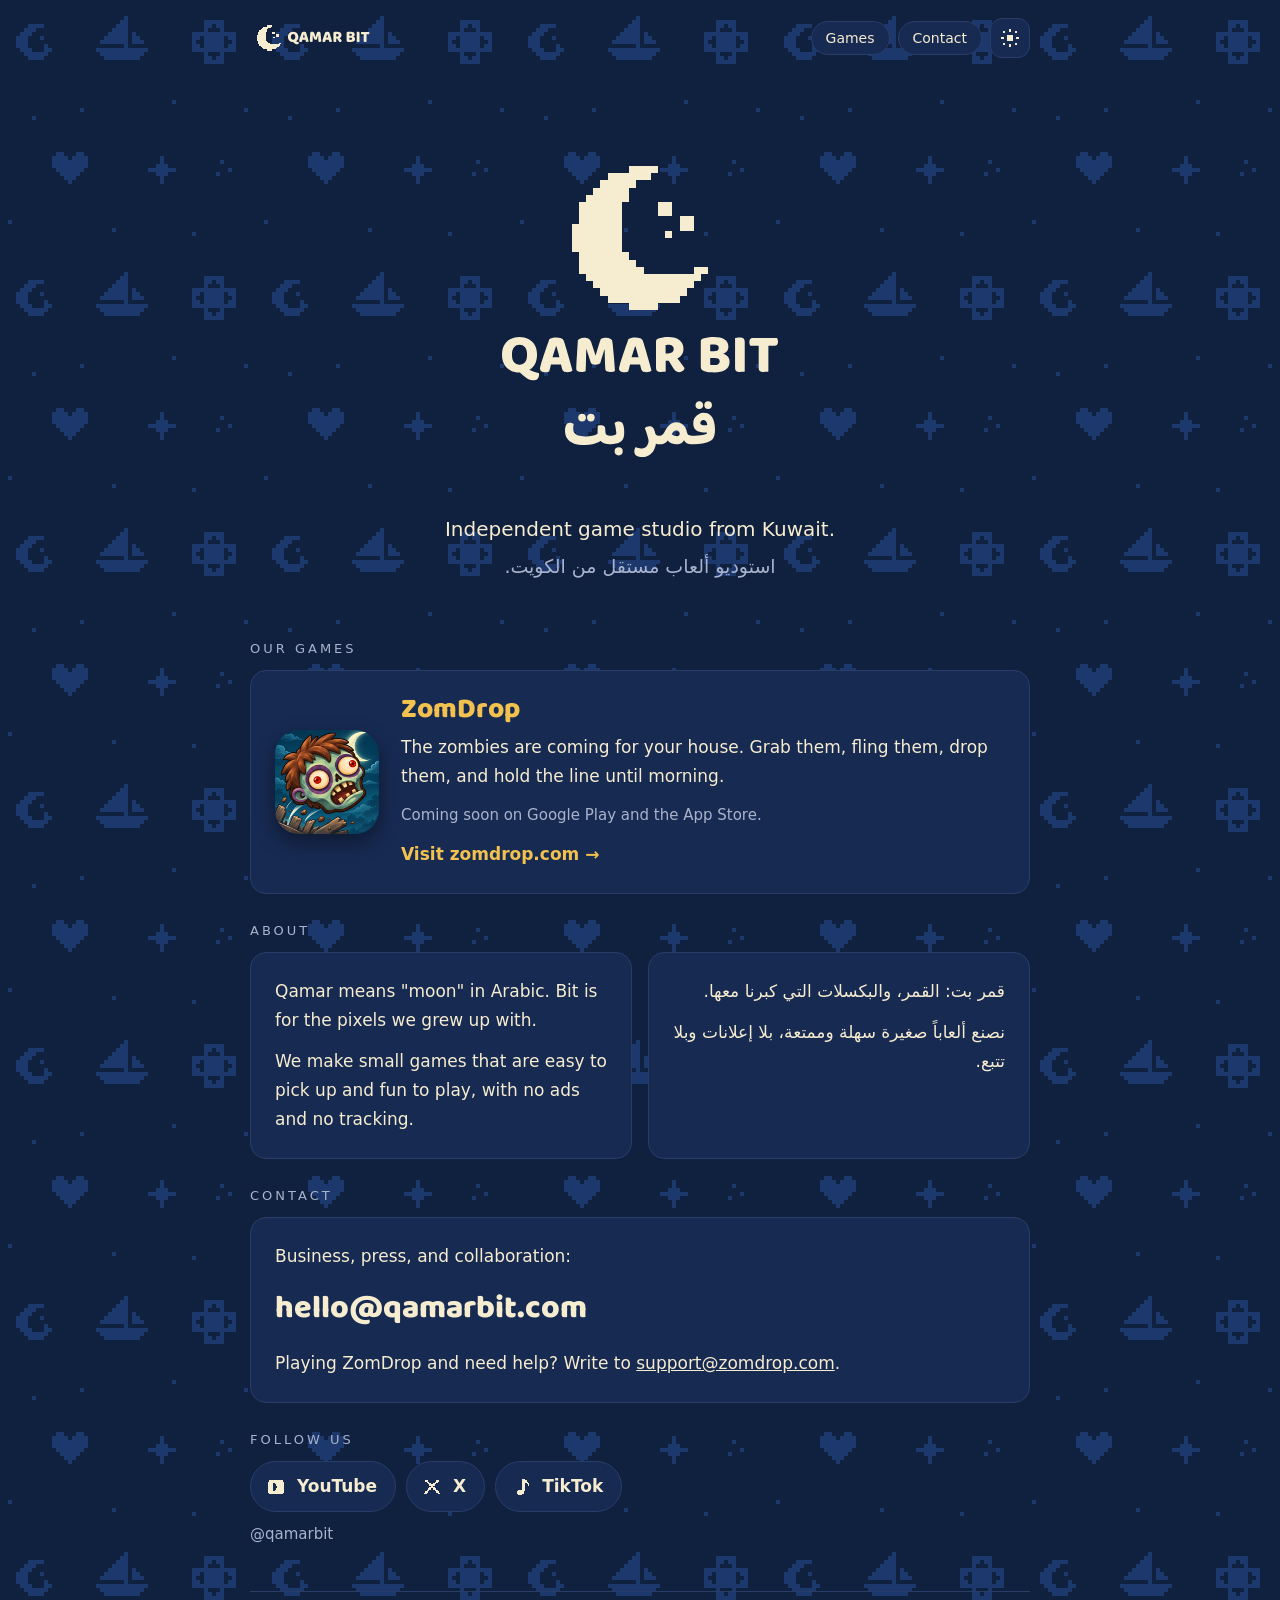
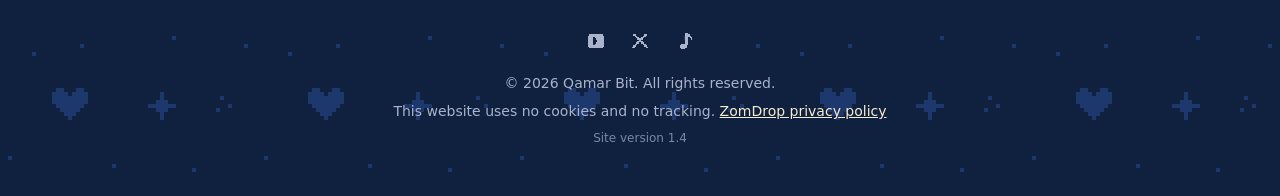
<file: index.html>
<!DOCTYPE html>
<html lang="en">
<head>
  <meta charset="utf-8">
  <meta name="viewport" content="width=device-width, initial-scale=1">
  <title>Qamar Bit — Independent game studio from Kuwait</title>
  <meta name="description" content="Qamar Bit is an independent game studio from Kuwait. Makers of ZomDrop.">
  <meta name="theme-color" content="#10203f">
  <link rel="canonical" href="https://qamarbit.com/">

  <meta property="og:type" content="website">
  <meta property="og:site_name" content="Qamar Bit">
  <meta property="og:title" content="Qamar Bit — Independent game studio from Kuwait">
  <meta property="og:description" content="Play by moonlight. Makers of ZomDrop.">
  <meta property="og:url" content="https://qamarbit.com/">
  <meta property="og:image" content="https://qamarbit.com/img/share.png">

  <link rel="icon" type="image/svg+xml" href="img/favicon.svg">
  <link rel="apple-touch-icon" href="img/icon.png">
  <link rel="stylesheet" href="style.css">
</head>
<body>
  <!-- pixel icons for the social links, drawn on a 16x16 grid like the theme button (not the platforms' own logos) -->
  <svg width="0" height="0" style="position:absolute" aria-hidden="true">
    <symbol id="i-youtube" viewBox="0 0 16 16"><path fill-rule="evenodd" d="M2 4h1V3h10v1h1v8h-1v1H3v-1H2zM6 5v6h1v-1h1V9h1V7H8V6H7V5z"/></symbol>
    <symbol id="i-x" viewBox="0 0 16 16"><path d="M3 3h2v1H3zM11 3h2v1h-2zM4 4h2v1H4zM10 4h2v1h-2zM5 5h2v1H5zM9 5h2v1H9zM6 6h2v1H6zM8 6h2v1H8zM7 7h2v1H7zM8 8h2v1H8zM6 8h2v1H6zM9 9h2v1H9zM5 9h2v1H5zM10 10h2v1h-2zM4 10h2v1H4zM11 11h2v1h-2zM3 11h2v1H3zM12 12h2v1h-2zM2 12h2v1H2z"/></symbol>
    <symbol id="i-tiktok" viewBox="0 0 16 16"><path d="M9 2h2v9H9zM11 3h1v1h1v1h1v2h-1V6h-1V5h-1zM6 10h3v1h1v2H9v1H6v-1H5v-2h1z"/></symbol>
  </svg>
  <div class="wrap">

    <header class="top">
      <a class="logo" href="/" aria-label="Qamar Bit home">
        <img class="on-dark" src="img/logo-horizontal.svg" alt="Qamar Bit" width="184" height="40">
        <img class="on-light" src="img/logo-horizontal-light.svg" alt="" width="184" height="40">
      </a>
      <nav>
        <a href="#games">Games</a>
        <a href="#contact">Contact</a>
        <button class="theme" id="theme" type="button" aria-label="Switch to light theme" title="Light / dark">
          <svg class="sun" viewBox="0 0 20 20" aria-hidden="true"><rect x="7" y="7" width="6" height="6"/><rect x="9" y="1" width="2" height="3"/><rect x="9" y="16" width="2" height="3"/><rect x="1" y="9" width="3" height="2"/><rect x="16" y="9" width="3" height="2"/><rect x="3" y="3" width="2" height="2"/><rect x="15" y="3" width="2" height="2"/><rect x="3" y="15" width="2" height="2"/><rect x="15" y="15" width="2" height="2"/></svg>
          <svg class="moon" viewBox="0 0 20 20" aria-hidden="true"><path d="M9 2h4v2h-2v2H9v2H8v4h1v2h2v2h4v-2h2v2h-2v2H9v-2H7v-2H5V8h2V4h2z"/></svg>
        </button>
      </nav>
    </header>

    <main>
      <section class="hero">
        <svg xmlns="http://www.w3.org/2000/svg" viewBox="0 0 120 118" role="img" aria-label="Qamar Bit">
<title>Qamar Bit</title>
<path d="M19.514,78.416L22.871,77.826C23.228,77.998 23.606,78.161 24.005,78.315C24.405,78.469 24.808,78.607 25.213,78.73C25.619,78.853 25.994,78.97 26.338,79.08C26.351,79.154 26.357,79.219 26.357,79.274C26.357,79.329 26.357,79.381 26.357,79.431C26.357,80.132 26.176,80.642 25.813,80.961C25.45,81.281 24.974,81.441 24.383,81.441C23.818,81.441 23.234,81.284 22.631,80.971C22.029,80.657 21.414,80.205 20.787,79.615ZM25.675,72.902L25.675,72.902C25.675,74.181 25.419,75.263 24.909,76.148C24.399,77.033 23.704,77.7 22.825,78.149C21.946,78.598 20.947,78.822 19.828,78.822C18.709,78.822 17.71,78.595 16.831,78.14C15.952,77.685 15.26,77.018 14.756,76.139C14.252,75.259 14,74.181 14,72.902C14,71.623 14.258,70.544 14.775,69.665C15.291,68.786 15.989,68.122 16.868,67.673C17.747,67.224 18.734,67 19.828,67C20.922,67 21.912,67.224 22.797,67.673C23.683,68.122 24.383,68.786 24.9,69.665C25.416,70.544 25.675,71.623 25.675,72.902ZM22.355,72.902L22.355,72.902C22.355,71.808 22.127,70.984 21.672,70.43C21.217,69.877 20.603,69.6 19.828,69.6C19.078,69.6 18.472,69.874 18.011,70.421C17.55,70.968 17.32,71.795 17.32,72.902C17.32,74.021 17.55,74.854 18.011,75.401C18.472,75.948 19.084,76.222 19.846,76.222C20.609,76.222 21.217,75.948 21.672,75.401C22.127,74.854 22.355,74.021 22.355,72.902ZM32.134,70.062L32.023,70.062C31.913,70.406 31.79,70.781 31.655,71.187C31.519,71.592 31.378,72.02 31.23,72.468C31.083,72.917 30.941,73.381 30.806,73.861L30.4,75.945C30.327,76.191 30.262,76.431 30.207,76.664C30.151,76.898 30.096,77.119 30.041,77.328C29.985,77.537 29.933,77.74 29.884,77.937C29.835,78.133 29.786,78.324 29.736,78.509C29.577,78.558 29.398,78.607 29.202,78.656C29.005,78.705 28.771,78.73 28.501,78.73C27.886,78.73 27.425,78.622 27.118,78.407C26.81,78.192 26.656,77.894 26.656,77.513C26.656,77.34 26.681,77.168 26.73,76.996C26.779,76.824 26.835,76.621 26.896,76.388C26.995,75.994 27.142,75.487 27.339,74.866C27.536,74.245 27.754,73.575 27.994,72.856C28.233,72.136 28.473,71.432 28.713,70.744C28.953,70.055 29.171,69.438 29.368,68.89C29.564,68.343 29.712,67.941 29.81,67.682C30.019,67.559 30.339,67.443 30.769,67.332C31.2,67.221 31.624,67.166 32.042,67.166C32.657,67.166 33.204,67.255 33.683,67.433C34.163,67.612 34.464,67.898 34.587,68.291C34.808,68.918 35.045,69.653 35.297,70.495C35.549,71.337 35.807,72.216 36.072,73.132C36.336,74.048 36.591,74.94 36.837,75.807C37.083,76.673 37.298,77.451 37.483,78.14C37.335,78.299 37.114,78.435 36.819,78.545C36.524,78.656 36.173,78.711 35.767,78.711C35.165,78.711 34.747,78.61 34.513,78.407C34.28,78.204 34.107,77.894 33.997,77.476L33.536,75.705L33.167,73.806C33.044,73.326 32.921,72.865 32.798,72.422C32.675,71.98 32.558,71.559 32.448,71.159C32.337,70.759 32.232,70.394 32.134,70.062ZM29.017,76.203L30.29,73.713L34.347,73.713L34.735,76.203ZM46.722,75.779L46.722,75.779C46.562,75.902 46.356,76.006 46.104,76.092C45.852,76.179 45.56,76.222 45.228,76.222C44.785,76.222 44.419,76.166 44.13,76.056C43.842,75.945 43.654,75.754 43.568,75.484C43.224,74.39 42.941,73.51 42.72,72.846C42.498,72.183 42.326,71.598 42.203,71.094L42.111,71.094C42.074,71.82 42.046,72.481 42.028,73.077C42.01,73.673 41.997,74.251 41.991,74.811C41.985,75.37 41.973,75.942 41.954,76.526C41.936,77.11 41.908,77.752 41.871,78.453C41.711,78.502 41.502,78.552 41.244,78.601C40.986,78.65 40.728,78.674 40.47,78.674C39.941,78.674 39.523,78.588 39.215,78.416C38.908,78.244 38.754,77.931 38.754,77.476C38.754,77.168 38.767,76.747 38.791,76.212C38.816,75.677 38.85,75.075 38.893,74.405C38.936,73.735 38.979,73.031 39.022,72.293C39.065,71.555 39.111,70.824 39.16,70.098C39.209,69.373 39.252,68.697 39.289,68.07C39.388,67.91 39.603,67.738 39.935,67.553C40.267,67.369 40.734,67.277 41.336,67.277C41.988,67.277 42.501,67.378 42.876,67.581C43.251,67.784 43.519,68.113 43.679,68.568C43.826,68.961 43.986,69.425 44.158,69.96C44.33,70.495 44.502,71.036 44.675,71.583C44.847,72.13 45,72.619 45.136,73.049L45.228,73.049C45.523,72.029 45.821,71.03 46.122,70.052C46.424,69.075 46.691,68.266 46.925,67.627C47.109,67.529 47.349,67.446 47.644,67.378C47.939,67.31 48.259,67.277 48.603,67.277C49.205,67.277 49.697,67.366 50.078,67.544C50.46,67.722 50.681,67.977 50.742,68.309C50.792,68.555 50.844,68.93 50.899,69.434C50.954,69.939 51.013,70.516 51.074,71.168C51.136,71.82 51.197,72.499 51.259,73.206C51.32,73.913 51.379,74.599 51.434,75.263C51.489,75.926 51.535,76.526 51.572,77.061C51.609,77.596 51.634,78.017 51.646,78.324C51.437,78.447 51.219,78.536 50.991,78.592C50.764,78.647 50.472,78.674 50.115,78.674C49.66,78.674 49.27,78.595 48.944,78.435C48.618,78.275 48.443,77.961 48.418,77.494C48.369,76.597 48.332,75.76 48.308,74.986C48.283,74.211 48.265,73.504 48.253,72.865C48.24,72.226 48.222,71.666 48.197,71.187L48.105,71.187C47.982,71.666 47.804,72.269 47.57,72.994C47.337,73.719 47.054,74.648 46.722,75.779ZM58.484,70.062L58.373,70.062C58.263,70.406 58.14,70.781 58.004,71.187C57.869,71.592 57.728,72.02 57.58,72.468C57.433,72.917 57.291,73.381 57.156,73.861L56.75,75.945C56.677,76.191 56.612,76.431 56.557,76.664C56.501,76.898 56.446,77.119 56.391,77.328C56.335,77.537 56.283,77.74 56.234,77.937C56.185,78.133 56.136,78.324 56.086,78.509C55.927,78.558 55.748,78.607 55.552,78.656C55.355,78.705 55.121,78.73 54.851,78.73C54.236,78.73 53.775,78.622 53.467,78.407C53.16,78.192 53.006,77.894 53.006,77.513C53.006,77.34 53.031,77.168 53.08,76.996C53.129,76.824 53.185,76.621 53.246,76.388C53.345,75.994 53.492,75.487 53.689,74.866C53.885,74.245 54.104,73.575 54.344,72.856C54.583,72.136 54.823,71.432 55.063,70.744C55.303,70.055 55.521,69.438 55.718,68.89C55.914,68.343 56.062,67.941 56.16,67.682C56.369,67.559 56.689,67.443 57.119,67.332C57.55,67.221 57.974,67.166 58.392,67.166C59.007,67.166 59.554,67.255 60.033,67.433C60.513,67.612 60.814,67.898 60.937,68.291C61.158,68.918 61.395,69.653 61.647,70.495C61.899,71.337 62.157,72.216 62.422,73.132C62.686,74.048 62.941,74.94 63.187,75.807C63.433,76.673 63.648,77.451 63.832,78.14C63.685,78.299 63.464,78.435 63.169,78.545C62.873,78.656 62.523,78.711 62.117,78.711C61.515,78.711 61.097,78.61 60.863,78.407C60.63,78.204 60.457,77.894 60.347,77.476L59.886,75.705L59.517,73.806C59.394,73.326 59.271,72.865 59.148,72.422C59.025,71.98 58.908,71.559 58.798,71.159C58.687,70.759 58.582,70.394 58.484,70.062ZM55.367,76.203L56.64,73.713L60.697,73.713L61.084,76.203ZM68.535,72.459L69.457,72.459C69.973,72.459 70.397,72.339 70.729,72.1C71.061,71.86 71.227,71.506 71.227,71.039C71.227,70.572 71.077,70.218 70.775,69.979C70.474,69.739 69.998,69.619 69.346,69.619C69.186,69.619 69.045,69.625 68.922,69.637C68.799,69.65 68.67,69.668 68.535,69.693ZM69.789,74.912L65.344,74.912L65.344,68.402C65.344,68.143 65.418,67.944 65.565,67.802C65.713,67.661 65.903,67.547 66.137,67.461C66.555,67.314 67.041,67.206 67.594,67.138C68.147,67.071 68.738,67.037 69.365,67.037C71.061,67.037 72.34,67.397 73.201,68.116C74.061,68.835 74.492,69.797 74.492,71.002C74.492,71.752 74.28,72.422 73.855,73.012C73.431,73.603 72.866,74.067 72.159,74.405C71.452,74.743 70.662,74.912 69.789,74.912ZM69.106,74.193L72.039,73.603C72.309,73.971 72.586,74.334 72.869,74.691C73.152,75.047 73.419,75.392 73.671,75.724C73.923,76.056 74.154,76.363 74.363,76.646C74.572,76.929 74.738,77.174 74.861,77.383C74.738,77.802 74.513,78.127 74.187,78.361C73.862,78.595 73.496,78.711 73.09,78.711C72.561,78.711 72.159,78.595 71.882,78.361C71.605,78.127 71.35,77.82 71.117,77.439ZM65.344,73.658L68.572,73.658L68.572,78.509C68.436,78.545 68.227,78.582 67.944,78.619C67.662,78.656 67.373,78.674 67.078,78.674C66.438,78.674 65.989,78.561 65.731,78.333C65.473,78.106 65.344,77.709 65.344,77.144ZM86.057,71.721L86.057,73.971L82.258,73.971L82.258,71.721ZM84.914,73.971L85.006,72.238C86.088,72.238 86.985,72.355 87.699,72.588C88.412,72.822 88.95,73.16 89.312,73.603C89.675,74.045 89.856,74.592 89.856,75.244C89.856,76.449 89.401,77.347 88.492,77.937C87.582,78.527 86.285,78.822 84.6,78.822C84.317,78.822 83.979,78.81 83.586,78.785C83.192,78.761 82.793,78.714 82.387,78.647C81.981,78.579 81.612,78.484 81.28,78.361C80.604,78.103 80.266,77.654 80.266,77.015L80.266,68.402C80.266,68.143 80.34,67.944 80.487,67.802C80.635,67.661 80.825,67.547 81.059,67.461C81.477,67.314 82.003,67.206 82.636,67.138C83.269,67.071 83.912,67.037 84.563,67.037C86.125,67.037 87.333,67.304 88.187,67.839C89.042,68.374 89.469,69.189 89.469,70.283C89.469,70.898 89.282,71.411 88.907,71.823C88.532,72.235 88,72.542 87.311,72.745C86.623,72.948 85.805,73.049 84.858,73.049L84.748,71.721C85.276,71.721 85.661,71.623 85.9,71.426C86.14,71.23 86.26,70.941 86.26,70.56C86.26,70.228 86.122,69.963 85.845,69.766C85.568,69.57 85.153,69.471 84.6,69.471C84.416,69.471 84.204,69.478 83.964,69.49C83.724,69.502 83.537,69.521 83.401,69.545L83.401,76.222C83.573,76.271 83.798,76.305 84.074,76.323C84.351,76.341 84.606,76.351 84.84,76.351C85.332,76.351 85.741,76.249 86.066,76.046C86.392,75.843 86.555,75.527 86.555,75.097C86.555,74.691 86.417,74.402 86.14,74.23C85.863,74.058 85.455,73.971 84.914,73.971ZM91.685,70.375L94.912,70.375L94.912,78.509C94.777,78.545 94.568,78.582 94.285,78.619C94.003,78.656 93.714,78.674 93.419,78.674C92.779,78.674 92.33,78.561 92.072,78.333C91.814,78.106 91.685,77.709 91.685,77.144ZM94.912,74.635L91.685,74.635L91.685,67.314C91.832,67.289 92.051,67.255 92.34,67.212C92.629,67.169 92.908,67.148 93.179,67.148C93.794,67.148 94.236,67.252 94.507,67.461C94.777,67.67 94.912,68.076 94.912,68.678ZM99.526,69.932L99.526,67.35L105.668,67.35C105.754,67.486 105.831,67.664 105.899,67.885C105.966,68.107 106,68.346 106,68.605C106,69.059 105.899,69.395 105.696,69.61C105.493,69.825 105.219,69.932 104.875,69.932ZM102.92,67.35L102.92,69.932L96.778,69.932C96.692,69.797 96.616,69.619 96.548,69.398C96.48,69.176 96.446,68.937 96.446,68.678C96.446,68.211 96.548,67.873 96.751,67.664C96.954,67.455 97.227,67.35 97.571,67.35ZM99.563,69.434L102.791,69.434L102.791,78.509C102.656,78.545 102.447,78.582 102.164,78.619C101.881,78.656 101.592,78.674 101.297,78.674C100.658,78.674 100.209,78.561 99.951,78.333C99.692,78.106 99.563,77.709 99.563,77.144Z" fill="currentColor"/>
<path d="M77.948,102.765L76.986,102.765L76.986,99.88L78.319,99.88C78.96,99.88 79.567,99.841 80.141,99.762C80.715,99.683 81.193,99.593 81.575,99.492C81.957,99.391 82.182,99.312 82.25,99.256C82.284,99.065 82.309,98.84 82.326,98.581C82.343,98.322 82.351,98.058 82.351,97.788L82.773,98.648C82.525,98.727 82.27,98.778 82.005,98.8C81.741,98.823 81.479,98.834 81.221,98.834C80.197,98.834 79.365,98.595 78.724,98.117C78.083,97.639 77.762,96.877 77.762,95.831C77.762,95.111 77.928,94.484 78.26,93.95C78.591,93.415 79.022,93.002 79.55,92.71C80.079,92.417 80.641,92.271 81.238,92.271C82.126,92.271 82.846,92.516 83.397,93.005C83.948,93.494 84.353,94.152 84.612,94.979C84.871,95.806 85,96.731 85,97.754C85,98.879 84.868,99.751 84.604,100.369C84.339,100.988 83.943,101.427 83.414,101.685C82.694,102.057 81.851,102.329 80.883,102.504C79.916,102.678 78.937,102.765 77.948,102.765ZM81.474,96.455C81.631,96.455 81.792,96.45 81.955,96.438C82.118,96.427 82.278,96.405 82.435,96.371C82.357,95.82 82.205,95.398 81.98,95.105C81.755,94.813 81.468,94.667 81.119,94.667C80.838,94.667 80.599,94.768 80.402,94.97C80.206,95.173 80.107,95.409 80.107,95.679C80.107,95.96 80.231,96.16 80.478,96.278C80.726,96.396 81.058,96.455 81.474,96.455ZM79.77,91.022C79.387,91.022 79.078,90.907 78.842,90.676C78.606,90.446 78.487,90.134 78.487,89.74C78.487,89.346 78.606,89.034 78.842,88.804C79.078,88.573 79.387,88.458 79.77,88.458C80.163,88.458 80.476,88.573 80.706,88.804C80.937,89.034 81.052,89.346 81.052,89.74C81.052,90.134 80.937,90.446 80.706,90.676C80.476,90.907 80.163,91.022 79.77,91.022ZM82.705,91.006C82.312,91.006 82,90.89 81.769,90.66C81.538,90.429 81.423,90.117 81.423,89.723C81.423,89.33 81.538,89.017 81.769,88.787C82,88.556 82.312,88.441 82.705,88.441C83.099,88.441 83.411,88.556 83.642,88.787C83.872,89.017 83.988,89.33 83.988,89.723C83.988,90.117 83.872,90.429 83.642,90.66C83.411,90.89 83.099,91.006 82.705,91.006ZM66.359,102.765L66.359,99.88L66.645,99.88C66.938,99.88 67.18,99.813 67.371,99.678C67.562,99.543 67.72,99.377 67.843,99.18C67.967,98.983 68.074,98.8 68.164,98.632C68.479,98.013 68.825,97.459 69.201,96.97C69.578,96.48 70.003,96.095 70.475,95.814C70.948,95.533 71.488,95.392 72.095,95.392C72.702,95.392 73.256,95.533 73.757,95.814C74.257,96.095 74.674,96.492 75.005,97.003C75.337,97.515 75.554,98.109 75.655,98.783C75.711,99.166 75.849,99.444 76.068,99.619C76.288,99.793 76.667,99.88 77.207,99.88L77.258,99.88L77.258,102.765L77.157,102.765C76.515,102.765 75.984,102.642 75.562,102.394C75.14,102.147 74.82,101.798 74.6,101.348C74.381,100.898 74.243,100.369 74.187,99.762L75.048,100.437C74.924,101.078 74.631,101.624 74.17,102.073C73.709,102.523 73.029,102.748 72.129,102.748C71.611,102.748 71.128,102.672 70.678,102.521C70.228,102.369 69.851,102.147 69.547,101.854C69.244,101.562 69.047,101.202 68.957,100.774L69.429,101.213C69.215,101.629 68.87,101.992 68.392,102.301C67.914,102.611 67.365,102.765 66.747,102.765ZM72.297,100.066C72.601,100.066 72.832,99.99 72.989,99.838C73.147,99.686 73.225,99.498 73.225,99.273C73.225,99.093 73.183,98.916 73.099,98.741C73.014,98.567 72.894,98.426 72.736,98.319C72.579,98.213 72.376,98.159 72.129,98.159C71.769,98.159 71.462,98.286 71.209,98.539C70.956,98.792 70.745,99.087 70.576,99.425C70.79,99.638 71.055,99.799 71.369,99.905C71.684,100.012 71.994,100.066 72.297,100.066ZM77.258,102.765L77.258,99.88C77.37,100.06 77.455,100.268 77.511,100.504C77.567,100.741 77.595,101.011 77.595,101.314C77.595,101.618 77.567,101.894 77.511,102.141C77.455,102.388 77.37,102.597 77.258,102.765ZM62.864,101.787C62.842,101.438 62.769,101.022 62.645,100.538C62.521,100.054 62.369,99.54 62.189,98.994C62.009,98.449 61.813,97.917 61.599,97.4C61.756,97.231 61.964,97.082 62.223,96.953C62.482,96.824 62.786,96.759 63.134,96.759C63.629,96.759 64.014,96.894 64.29,97.164C64.566,97.434 64.788,97.912 64.956,98.598C65.08,99.104 65.181,99.607 65.26,100.108C65.339,100.608 65.389,101.196 65.412,101.871C65.322,102.951 65.066,103.876 64.644,104.646C64.222,105.417 63.677,106.007 63.008,106.418C62.338,106.829 61.588,107.034 60.755,107.034C59.957,107.034 59.316,106.879 58.832,106.57C58.348,106.261 58.106,105.729 58.106,104.975C58.106,104.717 58.16,104.464 58.267,104.216C58.374,103.969 58.5,103.772 58.646,103.626C58.916,103.783 59.186,103.91 59.456,104.005C59.726,104.101 60.002,104.149 60.283,104.149C61.048,104.149 61.647,103.952 62.08,103.558C62.513,103.165 62.774,102.574 62.864,101.787ZM66.357,102.765C65.761,102.765 65.283,102.554 64.923,102.133C64.563,101.711 64.197,101.016 63.826,100.049L64.99,98.834C65.114,99.306 65.311,99.599 65.581,99.711C65.851,99.824 66.166,99.88 66.526,99.88L66.627,99.88L66.627,102.765ZM66.627,102.765L66.627,99.88C66.739,100.06 66.824,100.268 66.88,100.504C66.936,100.741 66.964,101.011 66.964,101.314C66.964,101.618 66.936,101.894 66.88,102.141C66.824,102.388 66.739,102.597 66.627,102.765ZM49.849,102.765L49.849,99.88L50.254,99.88C50.479,99.88 50.715,99.86 50.963,99.821C51.21,99.782 51.438,99.728 51.646,99.661C51.854,99.593 51.997,99.526 52.076,99.458C52.11,99.188 52.099,98.828 52.042,98.379C51.986,97.929 51.91,97.453 51.815,96.953C51.719,96.452 51.626,96.005 51.536,95.612C51.671,95.522 51.862,95.429 52.11,95.333C52.357,95.238 52.616,95.19 52.886,95.19C53.336,95.19 53.69,95.297 53.949,95.51C54.208,95.724 54.404,96.135 54.539,96.742C54.596,96.967 54.638,97.214 54.666,97.484C54.694,97.754 54.714,98.013 54.725,98.26C54.736,98.508 54.742,98.722 54.742,98.902C54.742,99.633 54.649,100.246 54.464,100.741C54.278,101.236 53.921,101.652 53.392,101.989C53.043,102.203 52.585,102.386 52.017,102.537C51.449,102.689 50.884,102.765 50.321,102.765ZM52.903,106.46C52.487,106.46 52.155,106.336 51.907,106.089C51.66,105.842 51.536,105.51 51.536,105.094C51.536,104.677 51.66,104.346 51.907,104.098C52.155,103.851 52.487,103.727 52.903,103.727C53.319,103.727 53.648,103.851 53.89,104.098C54.132,104.346 54.253,104.677 54.253,105.094C54.253,105.51 54.132,105.842 53.89,106.089C53.648,106.336 53.319,106.46 52.903,106.46ZM41.833,103.035C40.18,103.035 38.852,102.844 37.851,102.462C36.85,102.079 36.125,101.522 35.675,100.791C35.225,100.06 35,99.177 35,98.142C35,97.411 35.127,96.807 35.38,96.329C35.633,95.851 36.04,95.612 36.603,95.612C36.862,95.612 37.109,95.648 37.345,95.721C37.581,95.794 37.761,95.876 37.885,95.966C37.851,96.146 37.818,96.39 37.784,96.7C37.75,97.009 37.733,97.282 37.733,97.518C37.733,98.249 37.922,98.803 38.298,99.18C38.675,99.557 39.187,99.813 39.834,99.948C40.481,100.083 41.214,100.15 42.036,100.15C42.767,100.15 43.43,100.08 44.026,99.939C44.623,99.799 45.146,99.621 45.596,99.408C46.045,99.194 46.411,98.986 46.692,98.783L45.832,99.914L45.916,96.59C46.085,96.534 46.262,96.486 46.448,96.447C46.633,96.407 46.85,96.388 47.097,96.388C47.423,96.388 47.716,96.472 47.975,96.641C48.233,96.809 48.374,97.119 48.396,97.569L48.464,98.648C48.498,99.166 48.663,99.501 48.962,99.652C49.26,99.804 49.589,99.88 49.949,99.88L50.117,99.88L50.117,102.765L49.864,102.765C48.908,102.765 48.132,102.577 47.536,102.2C46.94,101.823 46.597,101.252 46.507,100.488L47.941,100.673C47.513,101.224 46.962,101.674 46.287,102.023C45.612,102.372 44.887,102.627 44.111,102.791C43.335,102.954 42.575,103.035 41.833,103.035ZM50.117,102.765L50.117,99.88C50.23,100.06 50.314,100.268 50.37,100.504C50.427,100.741 50.455,101.011 50.455,101.314C50.455,101.618 50.427,101.894 50.37,102.141C50.314,102.388 50.23,102.597 50.117,102.765ZM40.686,95.173C40.303,95.173 39.994,95.058 39.758,94.827C39.522,94.596 39.404,94.284 39.404,93.891C39.404,93.497 39.522,93.185 39.758,92.954C39.994,92.724 40.303,92.608 40.686,92.608C41.08,92.608 41.392,92.724 41.622,92.954C41.853,93.185 41.968,93.497 41.968,93.891C41.968,94.284 41.853,94.596 41.622,94.827C41.392,95.058 41.08,95.173 40.686,95.173ZM43.622,95.156C43.228,95.156 42.916,95.041 42.685,94.81C42.455,94.58 42.339,94.267 42.339,93.874C42.339,93.48 42.455,93.168 42.685,92.937C42.916,92.707 43.228,92.591 43.622,92.591C44.015,92.591 44.327,92.707 44.558,92.937C44.789,93.168 44.904,93.48 44.904,93.874C44.904,94.267 44.789,94.58 44.558,94.81C44.327,95.041 44.015,95.156 43.622,95.156Z" fill="currentColor"/>
<g fill="currentColor" shape-rendering="crispEdges">
<rect x="73.2" y="48.4" width="2.4" height="2.4"/>
<rect x="37.2" y="36.4" width="2.4" height="2.4"/>
<rect x="58.8" y="50.8" width="2.4" height="2.4"/>
<rect x="80.4" y="43.6" width="2.4" height="2.4"/>
<rect x="42" y="29.2" width="2.4" height="2.4"/>
<rect x="44.4" y="43.6" width="2.4" height="2.4"/>
<rect x="46.8" y="46" width="2.4" height="2.4"/>
<rect x="51.6" y="34" width="2.4" height="2.4"/>
<rect x="46.8" y="31.6" width="2.4" height="2.4"/>
<rect x="49.2" y="31.6" width="2.4" height="2.4"/>
<rect x="46.8" y="50.8" width="2.4" height="2.4"/>
<rect x="39.6" y="34" width="2.4" height="2.4"/>
<rect x="51.6" y="36.4" width="2.4" height="2.4"/>
<rect x="66" y="48.4" width="2.4" height="2.4"/>
<rect x="49.2" y="38.8" width="2.4" height="2.4"/>
<rect x="73.2" y="46" width="2.4" height="2.4"/>
<rect x="61.2" y="48.4" width="2.4" height="2.4"/>
<rect x="58.8" y="43.6" width="2.4" height="2.4"/>
<rect x="42" y="31.6" width="2.4" height="2.4"/>
<rect x="44.4" y="46" width="2.4" height="2.4"/>
<rect x="51.6" y="31.6" width="2.4" height="2.4"/>
<rect x="56.4" y="53.2" width="2.4" height="2.4"/>
<rect x="68.4" y="50.8" width="2.4" height="2.4"/>
<rect x="44.4" y="31.6" width="2.4" height="2.4"/>
<rect x="54" y="48.4" width="2.4" height="2.4"/>
<rect x="51.6" y="50.8" width="2.4" height="2.4"/>
<rect x="73.2" y="50.8" width="2.4" height="2.4"/>
<rect x="61.2" y="12.4" width="2.4" height="2.4"/>
<rect x="58.8" y="48.4" width="2.4" height="2.4"/>
<rect x="46.8" y="36.4" width="2.4" height="2.4"/>
<rect x="68.4" y="46" width="2.4" height="2.4"/>
<rect x="44.4" y="34" width="2.4" height="2.4"/>
<rect x="54" y="50.8" width="2.4" height="2.4"/>
<rect x="42" y="24.4" width="2.4" height="2.4"/>
<rect x="46.8" y="29.2" width="2.4" height="2.4"/>
<rect x="51.6" y="41.2" width="2.4" height="2.4"/>
<rect x="46.8" y="38.8" width="2.4" height="2.4"/>
<rect x="56.4" y="43.6" width="2.4" height="2.4"/>
<rect x="42" y="36.4" width="2.4" height="2.4"/>
<rect x="39.6" y="43.6" width="2.4" height="2.4"/>
<rect x="75.6" y="46" width="2.4" height="2.4"/>
<rect x="56.4" y="10" width="2.4" height="2.4"/>
<rect x="44.4" y="38.8" width="2.4" height="2.4"/>
<rect x="54" y="14.8" width="2.4" height="2.4"/>
<rect x="58.8" y="10" width="2.4" height="2.4"/>
<rect x="46.8" y="34" width="2.4" height="2.4"/>
<rect x="61.2" y="50.8" width="2.4" height="2.4"/>
<rect x="49.2" y="19.6" width="2.4" height="2.4"/>
<rect x="66" y="53.2" width="2.4" height="2.4"/>
<rect x="51.6" y="29.2" width="2.4" height="2.4"/>
<rect x="49.2" y="43.6" width="2.4" height="2.4"/>
<rect x="49.2" y="14.8" width="2.4" height="2.4"/>
<rect x="44.4" y="41.2" width="2.4" height="2.4"/>
<rect x="51.6" y="14.8" width="2.4" height="2.4"/>
<rect x="63.6" y="48.4" width="2.4" height="2.4"/>
<rect x="46.8" y="19.6" width="2.4" height="2.4"/>
<rect x="37.2" y="31.6" width="2.4" height="2.4"/>
<rect x="49.2" y="24.4" width="2.4" height="2.4"/>
<rect x="51.6" y="24.4" width="2.4" height="2.4"/>
<rect x="56.4" y="55.6" width="2.4" height="2.4"/>
<rect x="54" y="19.6" width="2.4" height="2.4"/>
<rect x="58.8" y="55.6" width="2.4" height="2.4"/>
<rect x="56.4" y="41.2" width="2.4" height="2.4"/>
<rect x="70.8" y="48.4" width="2.4" height="2.4"/>
<rect x="75.6" y="48.4" width="2.4" height="2.4"/>
<rect x="44.4" y="24.4" width="2.4" height="2.4"/>
<rect x="63.6" y="53.2" width="2.4" height="2.4"/>
<rect x="46.8" y="41.2" width="2.4" height="2.4"/>
<rect x="51.6" y="48.4" width="2.4" height="2.4"/>
<rect x="56.4" y="46" width="2.4" height="2.4"/>
<rect x="39.6" y="24.4" width="2.4" height="2.4"/>
<rect x="42" y="43.6" width="2.4" height="2.4"/>
<rect x="49.2" y="46" width="2.4" height="2.4"/>
<rect x="49.2" y="12.4" width="2.4" height="2.4"/>
<rect x="51.6" y="17.2" width="2.4" height="2.4"/>
<rect x="54" y="41.2" width="2.4" height="2.4"/>
<rect x="46.8" y="22" width="2.4" height="2.4"/>
<rect x="54" y="17.2" width="2.4" height="2.4"/>
<rect x="49.2" y="22" width="2.4" height="2.4"/>
<rect x="46.8" y="17.2" width="2.4" height="2.4"/>
<rect x="56.4" y="12.4" width="2.4" height="2.4"/>
<rect x="51.6" y="26.8" width="2.4" height="2.4"/>
<rect x="49.2" y="50.8" width="2.4" height="2.4"/>
<rect x="49.2" y="17.2" width="2.4" height="2.4"/>
<rect x="58.8" y="12.4" width="2.4" height="2.4"/>
<rect x="56.4" y="50.8" width="2.4" height="2.4"/>
<rect x="51.6" y="12.4" width="2.4" height="2.4"/>
<rect x="63.6" y="50.8" width="2.4" height="2.4"/>
<rect x="46.8" y="26.8" width="2.4" height="2.4"/>
<rect x="54" y="12.4" width="2.4" height="2.4"/>
<rect x="49.2" y="26.8" width="2.4" height="2.4"/>
<rect x="54" y="43.6" width="2.4" height="2.4"/>
<rect x="70.8" y="46" width="2.4" height="2.4"/>
<rect x="51.6" y="22" width="2.4" height="2.4"/>
<rect x="39.6" y="22" width="2.4" height="2.4"/>
<rect x="61.2" y="53.2" width="2.4" height="2.4"/>
<rect x="66" y="50.8" width="2.4" height="2.4"/>
<rect x="42" y="26.8" width="2.4" height="2.4"/>
<rect x="63.6" y="55.6" width="2.4" height="2.4"/>
<rect x="44.4" y="26.8" width="2.4" height="2.4"/>
<rect x="37.2" y="34" width="2.4" height="2.4"/>
<rect x="42" y="34" width="2.4" height="2.4"/>
<rect x="70.8" y="50.8" width="2.4" height="2.4"/>
<rect x="56.4" y="48.4" width="2.4" height="2.4"/>
<rect x="39.6" y="26.8" width="2.4" height="2.4"/>
<rect x="42" y="46" width="2.4" height="2.4"/>
<rect x="44.4" y="17.2" width="2.4" height="2.4"/>
<rect x="58.8" y="53.2" width="2.4" height="2.4"/>
<rect x="66" y="46" width="2.4" height="2.4"/>
<rect x="42" y="22" width="2.4" height="2.4"/>
<rect x="44.4" y="22" width="2.4" height="2.4"/>
<rect x="54" y="38.8" width="2.4" height="2.4"/>
<rect x="42" y="38.8" width="2.4" height="2.4"/>
<rect x="51.6" y="46" width="2.4" height="2.4"/>
<rect x="39.6" y="36.4" width="2.4" height="2.4"/>
<rect x="46.8" y="14.8" width="2.4" height="2.4"/>
<rect x="39.6" y="31.6" width="2.4" height="2.4"/>
<rect x="78" y="46" width="2.4" height="2.4"/>
<rect x="49.2" y="48.4" width="2.4" height="2.4"/>
<rect x="70.8" y="53.2" width="2.4" height="2.4"/>
<rect x="44.4" y="36.4" width="2.4" height="2.4"/>
<rect x="46.8" y="24.4" width="2.4" height="2.4"/>
<rect x="39.6" y="41.2" width="2.4" height="2.4"/>
<rect x="56.4" y="14.8" width="2.4" height="2.4"/>
<rect x="49.2" y="34" width="2.4" height="2.4"/>
<rect x="51.6" y="19.6" width="2.4" height="2.4"/>
<rect x="49.2" y="53.2" width="2.4" height="2.4"/>
<rect x="61.2" y="55.6" width="2.4" height="2.4"/>
<rect x="46.8" y="43.6" width="2.4" height="2.4"/>
<rect x="54" y="46" width="2.4" height="2.4"/>
<rect x="44.4" y="19.6" width="2.4" height="2.4"/>
<rect x="61.2" y="10" width="2.4" height="2.4"/>
<rect x="51.6" y="38.8" width="2.4" height="2.4"/>
<rect x="54" y="53.2" width="2.4" height="2.4"/>
<rect x="51.6" y="43.6" width="2.4" height="2.4"/>
<rect x="49.2" y="36.4" width="2.4" height="2.4"/>
<rect x="39.6" y="29.2" width="2.4" height="2.4"/>
<rect x="49.2" y="29.2" width="2.4" height="2.4"/>
<rect x="63.6" y="46" width="2.4" height="2.4"/>
<rect x="46.8" y="48.4" width="2.4" height="2.4"/>
<rect x="42" y="19.6" width="2.4" height="2.4"/>
<rect x="63.6" y="10" width="2.4" height="2.4"/>
<rect x="42" y="41.2" width="2.4" height="2.4"/>
<rect x="49.2" y="41.2" width="2.4" height="2.4"/>
<rect x="37.2" y="29.2" width="2.4" height="2.4"/>
<rect x="61.2" y="46" width="2.4" height="2.4"/>
<rect x="58.8" y="46" width="2.4" height="2.4"/>
<rect x="44.4" y="48.4" width="2.4" height="2.4"/>
<rect x="68.4" y="48.4" width="2.4" height="2.4"/>
<rect x="44.4" y="29.2" width="2.4" height="2.4"/>
<rect x="78" y="43.6" width="2.4" height="2.4"/>
<rect x="68.4" y="53.2" width="2.4" height="2.4"/>
<rect x="51.6" y="53.2" width="2.4" height="2.4"/>
<rect x="39.6" y="38.8" width="2.4" height="2.4"/>
<rect x="66" y="22" width="4.8" height="4.8"/>
<rect x="73.2" y="26.8" width="4.8" height="4.8"/>
<rect x="68.4" y="31.6" width="2.4" height="2.4"/>
</g>
</svg>
        <p class="tag">Independent game studio from Kuwait.</p>
        <p class="tag-ar" lang="ar" dir="rtl">استوديو ألعاب مستقل من الكويت.</p>
      </section>

      <section id="games">
        <p class="label">Our games</p>
        <a class="card game" href="https://zomdrop.com">
          <img class="badge" src="img/zomdrop-icon.png" alt="ZomDrop app icon" width="104" height="104">
          <div>
            <h3>ZomDrop</h3>
            <p>The zombies are coming for your house. Grab them, fling them, drop them, and hold the line until morning.</p>
            <p class="soon">Coming soon on Google Play and the App Store.</p>
            <p class="go">Visit zomdrop.com &rarr;</p>
          </div>
        </a>
      </section>

      <section>
        <p class="label">About</p>
        <div class="two">
          <div class="card">
            <p>Qamar means "moon" in Arabic. Bit is for the pixels we grew up with.</p>
            <p>We make small games that are easy to pick up and fun to play, with no ads and no tracking.</p>
          </div>
          <div class="card" lang="ar" dir="rtl">
            <p>قمر بت: القمر، والبكسلات التي كبرنا معها.</p>
            <p>نصنع ألعاباً صغيرة سهلة وممتعة، بلا إعلانات وبلا تتبع.</p>
          </div>
        </div>
      </section>

      <section id="contact">
        <p class="label">Contact</p>
        <div class="card">
          <p>Business, press, and collaboration:</p>
          <p><a class="mail" href="mailto:hello@qamarbit.com">hello@qamarbit.com</a></p>
          <p>Playing ZomDrop and need help? Write to <a href="mailto:support@zomdrop.com">support@zomdrop.com</a>.</p>
        </div>
      </section>

      <section id="follow">
        <p class="label">Follow us</p>
        <div class="social">
          <a href="https://www.youtube.com/@qamarbit" rel="me noopener" target="_blank"><svg aria-hidden="true"><use href="#i-youtube"/></svg><span>YouTube</span></a>
          <a href="https://x.com/qamarbit" rel="me noopener" target="_blank"><svg aria-hidden="true"><use href="#i-x"/></svg><span>X</span></a>
          <a href="https://www.tiktok.com/@qamarbit" rel="me noopener" target="_blank"><svg aria-hidden="true"><use href="#i-tiktok"/></svg><span>TikTok</span></a>
        </div>
        <p class="handle">@qamarbit</p>
      </section>
    </main>

    <footer>
      <p class="mini">
        <a href="https://www.youtube.com/@qamarbit" rel="me noopener" target="_blank" aria-label="Qamar Bit on YouTube"><svg aria-hidden="true"><use href="#i-youtube"/></svg></a>
        <a href="https://x.com/qamarbit" rel="me noopener" target="_blank" aria-label="Qamar Bit on X"><svg aria-hidden="true"><use href="#i-x"/></svg></a>
        <a href="https://www.tiktok.com/@qamarbit" rel="me noopener" target="_blank" aria-label="Qamar Bit on TikTok"><svg aria-hidden="true"><use href="#i-tiktok"/></svg></a>
      </p>
      <p>&copy; 2026 Qamar Bit. All rights reserved.</p>
      <p>This website uses no cookies and no tracking. <a href="https://zomdrop.com/privacy.html">ZomDrop privacy policy</a></p>
      <p class="ver">Site version 1.4</p>
    </footer>

  </div>

<script>
// Theme switch: dark by default, light after a click. Nothing is stored.
(function () {
  var btn = document.getElementById('theme'), root = document.documentElement;
  var meta = document.querySelector('meta[name="theme-color"]');
  btn.addEventListener('click', function () {
    var light = root.getAttribute('data-theme') !== 'light';
    if (light) root.setAttribute('data-theme', 'light'); else root.removeAttribute('data-theme');
    btn.setAttribute('aria-label', light ? 'Switch to dark theme' : 'Switch to light theme');
    if (meta) meta.setAttribute('content', light ? '#f6ecd0' : '#10203f');
  });
})();
</script>
<script>
(function () {
  var svg = document.querySelector('.hero svg');
  if (!svg || !svg.animate) return;
  var all = Array.prototype.slice.call(svg.querySelectorAll('g rect'));
  var loose = all.slice(-3), body = all.slice(0, -3);
  var texts = Array.prototype.slice.call(svg.querySelectorAll('path'));
  var running = [];
  var cursors = texts.map(function () {
    var r = document.createElementNS('http://www.w3.org/2000/svg', 'rect');
    r.setAttribute('width', 2.6); r.setAttribute('fill', 'currentColor'); r.style.opacity = 0;
    svg.appendChild(r);
    return r;
  });
  var ys = body.map(function (r) { return +r.getAttribute('y'); });
  var xs = body.map(function (r) { return +r.getAttribute('x'); });
  var maxY = Math.max.apply(null, ys), minX = Math.min.apply(null, xs);
  var cell = +body[0].getAttribute('width');

  function play() {
    running.forEach(function (a) { a.cancel(); });
    running = [];
    var moonEnd = 0;
    body.forEach(function (r) {
      var row = Math.round((maxY - +r.getAttribute('y')) / cell);
      var col = Math.round((+r.getAttribute('x') - minX) / cell);
      var delay = 150 + row * 55 + col * 14;
      moonEnd = Math.max(moonEnd, delay + 380);
      running.push(r.animate(
        [ { transform: 'translateY(-70px)', opacity: 0 },
          { transform: 'translateY(-70px)', opacity: 1, offset: 0.01 },
          { transform: 'translateY(2px)', opacity: 1, offset: 0.8 },
          { transform: 'translateY(0)', opacity: 1 } ],
        { duration: 380, delay: delay, easing: 'cubic-bezier(.3,0,.6,1)', fill: 'backwards' }));
    });
    loose.forEach(function (r, i) {
      var d = moonEnd + 80 + i * 130;
      running.push(r.animate(
        [ { transform: 'scale(0)', opacity: 0 }, { transform: 'scale(1.5)', opacity: 1, offset: 0.6 }, { transform: 'scale(1)', opacity: 1 } ],
        { duration: 320, delay: d, easing: 'ease-out', fill: 'backwards' }));
      running.push(r.animate([ { opacity: 1 }, { opacity: .25 }, { opacity: 1 } ],
        { duration: 500, delay: d + 700 + i * 90, easing: 'ease-in-out' }));
    });
    var t0 = moonEnd + 420;
    var plan = [ { steps: 9, dur: 450, delay: t0, rtl: false }, { steps: 5, dur: 300, delay: t0 + 380, rtl: true } ];
    texts.forEach(function (p, i) {
      var c = plan[i], bb = p.getBBox();
      var from = c.rtl ? 'inset(-10% -5% -10% 100%)' : 'inset(-10% 100% -10% -5%)';
      running.push(p.animate([ { clipPath: from }, { clipPath: 'inset(-10% -5% -10% -5%)' } ],
        { duration: c.dur, delay: c.delay, easing: 'steps(' + c.steps + ', end)', fill: 'backwards' }));
      var cur = cursors[i];
      cur.setAttribute('y', bb.y); cur.setAttribute('height', bb.height * (c.rtl ? 1 : 0.8));
      cur.setAttribute('x', c.rtl ? bb.x + bb.width - 2.6 : bb.x);
      var dx = (c.rtl ? -1 : 1) * bb.width;
      running.push(cur.animate(
        [ { transform: 'translateX(0)', opacity: 1 }, { transform: 'translateX(' + dx + 'px)', opacity: 1 } ],
        { duration: c.dur, delay: c.delay, easing: 'steps(' + c.steps + ', end)' }));
    });
  }
  svg.addEventListener('click', play);
  // Start only once the browser is really drawing frames. If it never does
  // (background tab, frozen page), the logo simply stays visible and static.
  requestAnimationFrame(function () { requestAnimationFrame(play); });
})();
</script>
</body>
</html>
</file>
<file: style.css>
@font-face {
  font-family: "Baloo Bhaijaan 2";
  src: url("fonts/BalooBhaijaan2-ExtraBold.ttf") format("truetype");
  font-weight: 800;
  font-display: swap;
}

/* Dark is the default theme. Light is switched on by the button in the header. */
:root {
  --bg: #10203f;
  --fg: #f6ecd0;
  --card: #172a52;
  --line: #2a3d68;
  --muted: #a9b3cc;
  --accent: #f2c14e;
  --pattern: url("img/pattern.svg");
  color-scheme: dark;
}
:root[data-theme="light"] {
  --bg: #f6ecd0;
  --fg: #10203f;
  --card: #fcf7e8;
  --line: #dccfa6;
  --muted: #55607e;
  --accent: #946500;
  --pattern: url("img/pattern-light.svg");
  color-scheme: light;
}

* { box-sizing: border-box; }
html { -webkit-text-size-adjust: 100%; scroll-behavior: smooth; }

body {
  margin: 0;
  background: var(--bg) var(--pattern);
  color: var(--fg);
  font-family: system-ui, -apple-system, "Segoe UI", Roboto, "Noto Sans", "Noto Sans Arabic", Tahoma, Arial, sans-serif;
  font-size: 17px;
  line-height: 1.7;
  transition: background-color .25s, color .25s;
}

a { color: var(--fg); }
h1, h2, h3, .display { font-family: "Baloo Bhaijaan 2", system-ui, sans-serif; font-weight: 800; line-height: 1.2; }

.wrap { max-width: 820px; margin: 0 auto; padding: 0 20px; }

/* ---------- header ---------- */
.top { display: flex; align-items: center; justify-content: space-between; padding: 18px 0; }
.top .logo img { height: 34px; width: auto; display: block; }
.top .logo .on-light { display: none; }
:root[data-theme="light"] .top .logo .on-dark { display: none; }
:root[data-theme="light"] .top .logo .on-light { display: block; }
.top nav { display: flex; align-items: center; }
.top nav { gap: 8px; }
/* nav links look like buttons: a soft frame so it is clear they can be tapped */
.top nav a {
  display: inline-block;
  padding: 7px 14px;
  border: 1px solid var(--line);
  border-radius: 999px;
  background: var(--card);
  color: var(--fg);
  text-decoration: none;
  font-size: 14px;
  line-height: 1.3;
  transition: border-color .15s, color .15s;
}
.top nav a:hover, .top nav a:focus-visible { border-color: var(--accent); color: var(--accent); }

.theme {
  width: 40px; height: 40px;
  display: inline-flex; align-items: center; justify-content: center;
  background: var(--card); color: var(--fg);
  border: 1px solid var(--line); border-radius: 12px;
  cursor: pointer; padding: 0;
}
.theme:hover, .theme:focus-visible { border-color: var(--accent); }
.theme svg { width: 20px; height: 20px; display: block; fill: currentColor; }
.theme .sun { display: block; }
.theme .moon { display: none; }
:root[data-theme="light"] .theme .sun { display: none; }
:root[data-theme="light"] .theme .moon { display: block; }

/* ---------- hero ---------- */
.hero { text-align: center; padding: 34px 0 30px; }
.hero svg { width: min(78vw, 360px); height: auto; display: block; margin: 0 auto; cursor: pointer; color: var(--fg); }
.hero svg rect, .hero svg path { transform-box: fill-box; transform-origin: center; }
.hero .tag { margin: 22px 0 0; font-size: 20px; }
.hero .tag-ar { margin: 4px 0 0; font-size: 19px; color: var(--muted); text-align: center; }

/* ---------- sections ---------- */
section { margin: 26px 0; }
.label { font-size: 13px; letter-spacing: 3px; text-transform: uppercase; color: var(--muted); margin: 0 0 10px; }

.card {
  background: var(--card);
  border: 1px solid var(--line);
  border-radius: 16px;
  padding: 24px;
  transition: background-color .25s, border-color .15s, transform .15s;
}
.card p { margin: 0 0 12px; }
.card p:last-child { margin-bottom: 0; }

.game { display: flex; gap: 22px; align-items: center; text-decoration: none; }
.game:hover, .game:focus { border-color: var(--accent); transform: translateY(-2px); }
.game .badge {
  flex: none; width: 104px; height: 104px; border-radius: 24px;
  display: block; box-shadow: 0 8px 20px #0006;
}
.game h3 { margin: 0 0 4px; font-size: 28px; color: var(--accent); }
.game .soon { color: var(--muted); font-size: 15px; }
.game .go { color: var(--accent); font-weight: 700; }

.two { display: grid; grid-template-columns: 1fr 1fr; gap: 16px; }
[dir="rtl"] { text-align: right; }

.mail { font-family: "Baloo Bhaijaan 2", system-ui, sans-serif; font-weight: 800; font-size: clamp(22px, 6vw, 32px); text-decoration: none; }
.mail:hover, .mail:focus { color: var(--accent); }

footer { margin-top: 44px; padding: 26px 0 44px; border-top: 1px solid var(--line); text-align: center; color: var(--muted); font-size: 14px; }
footer p { margin: 4px 0; }

@media (max-width: 640px) {
  .two { grid-template-columns: 1fr; }
  .game { flex-direction: column; text-align: center; }
  .top .logo img { height: 26px; }
  .top nav { gap: 6px; }
  .top nav a { padding: 6px 11px; }
}

footer .ver { font-size: 12px; opacity: .7; }

/* ---------- social links (pixel icons from the symbols at the top of the page) ---------- */
.social { display: flex; flex-wrap: wrap; gap: 10px; }
.social a {
  display: inline-flex; align-items: center; gap: 10px;
  padding: 10px 18px 10px 14px;
  background: var(--card); border: 1px solid var(--line); border-radius: 999px;
  color: var(--fg); text-decoration: none; font-weight: 700;
  transition: border-color .15s, color .15s, transform .15s;
}
.social a:hover, .social a:focus-visible { border-color: var(--accent); color: var(--accent); transform: translateY(-2px); }
.social svg, footer .mini svg { width: 22px; height: 22px; display: block; fill: currentColor; shape-rendering: crispEdges; }
#follow .handle { margin: 10px 0 0; color: var(--muted); font-size: 15px; }
@media (max-width: 400px) { .social { gap: 7px; } .social a { gap: 7px; padding: 9px 12px 9px 10px; font-size: 15px; } }
footer .mini { display: flex; justify-content: center; gap: 6px; margin-bottom: 12px; }
footer .mini a { display: inline-flex; padding: 8px; border-radius: 10px; color: var(--muted); }
footer .mini a:hover, footer .mini a:focus-visible { color: var(--accent); }
</file>
